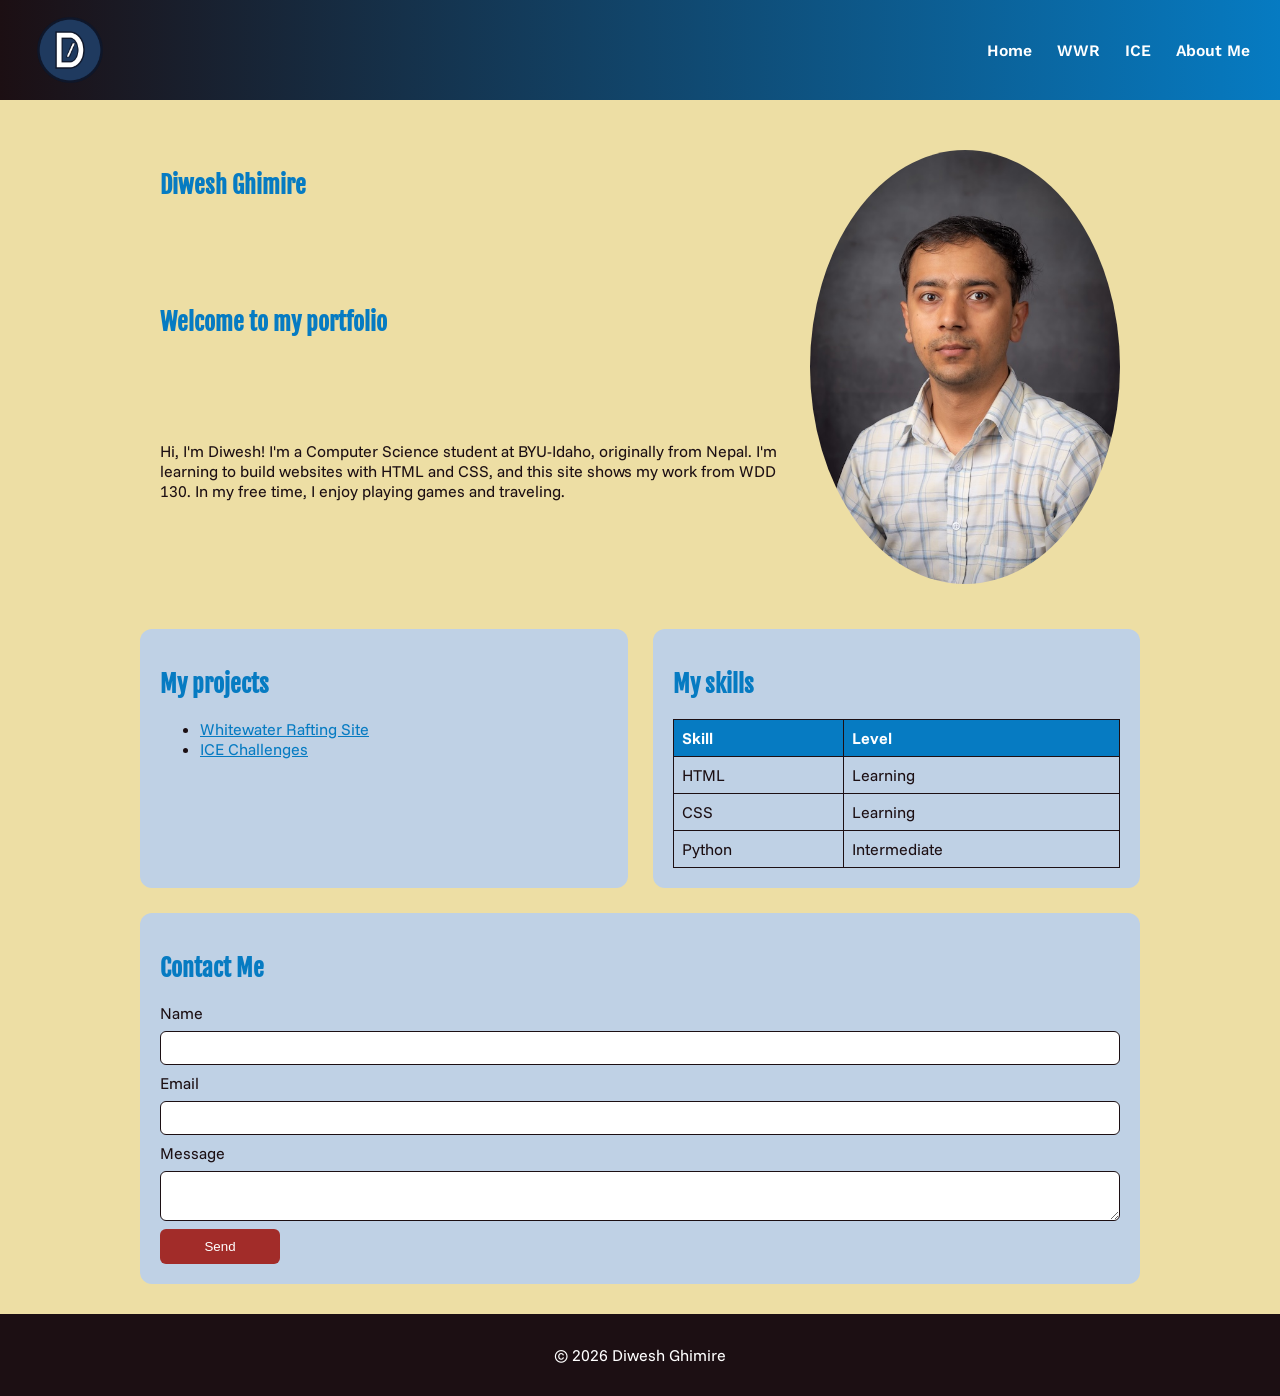
<file: index.html>
<!DOCTYPE html>
<html lang="en">
<head>
    <meta charset="UTF-8">
    <meta name="viewport" content="width=device-width, initial-scale=1.0">
    <title>Portal Page | Diwesh Ghimire</title>
    <link rel="stylesheet" href="styles/styles.css">
</head>
<body >
    <header>
        <img src="images/diweshlogo.png" alt="Diwesh Ghimire Logo">
        <nav>
            <ul>
                <li><a href="index.html">Home</a></li>
                <li><a href="wwr/index.html">WWR</a></li>
                <li><a href="ice.html">ICE</a></li>
                <li><a href="about.html">About Me</a></li>
            </ul>
        </nav>
    </header>
    <main>
        <section class="intro">
        <h1>Diwesh Ghimire</h1>
        <h2>Welcome to my portfolio</h2>
        <p>Hi, I'm Diwesh! I'm a Computer Science student at BYU-Idaho, originally from Nepal. I'm learning to build websites with HTML and CSS, and this site shows my work from WDD 130. In my free time, I enjoy playing games and traveling.</p>
        <img src="images/diweshprofile.jpg" alt="Diwesh Ghimire profile photo">
        </section>

        <section>
            <h2>My projects</h2>
            <ul>
            <li><a href="wwr/index.html">Whitewater Rafting Site</a></li>
            <li><a href="ice.html">ICE Challenges</a></li>
            </ul>
        </section>

        <section>
            <h2>My skills</h2>
            <table>
                <thead>
                    <tr>
                        <th>Skill</th>
                        <th>Level</th>
                    </tr>
                </thead>
                <tbody>
                    <tr>
                        <td>HTML</td>
                        <td>Learning</td>
                    </tr>
                    <tr>
                    <td>CSS</td>
                    <td>Learning</td>
                </tr>
                <tr>
                    <td>Python</td>
                    <td>Intermediate</td>
                </tr>
                </tbody>

        
            </table>
        </section>
        <section class="contact">
        <h2>Contact Me</h2>
        <form>
            <label for ="name">Name</label>
            <input type="text" id="name" name="name">

            <label for ="email">Email</label>
            <input type="email" id="email" name="email">

            <label for="message">Message</label>
            <textarea id="message" name="message"></textarea>

            <button type="submit">  Send</button>


        </form>
        </section>
    </main>
    <footer>
        <p>&copy; 2026 Diwesh Ghimire</p>
        
    </footer>
</body>
</html>
</file>
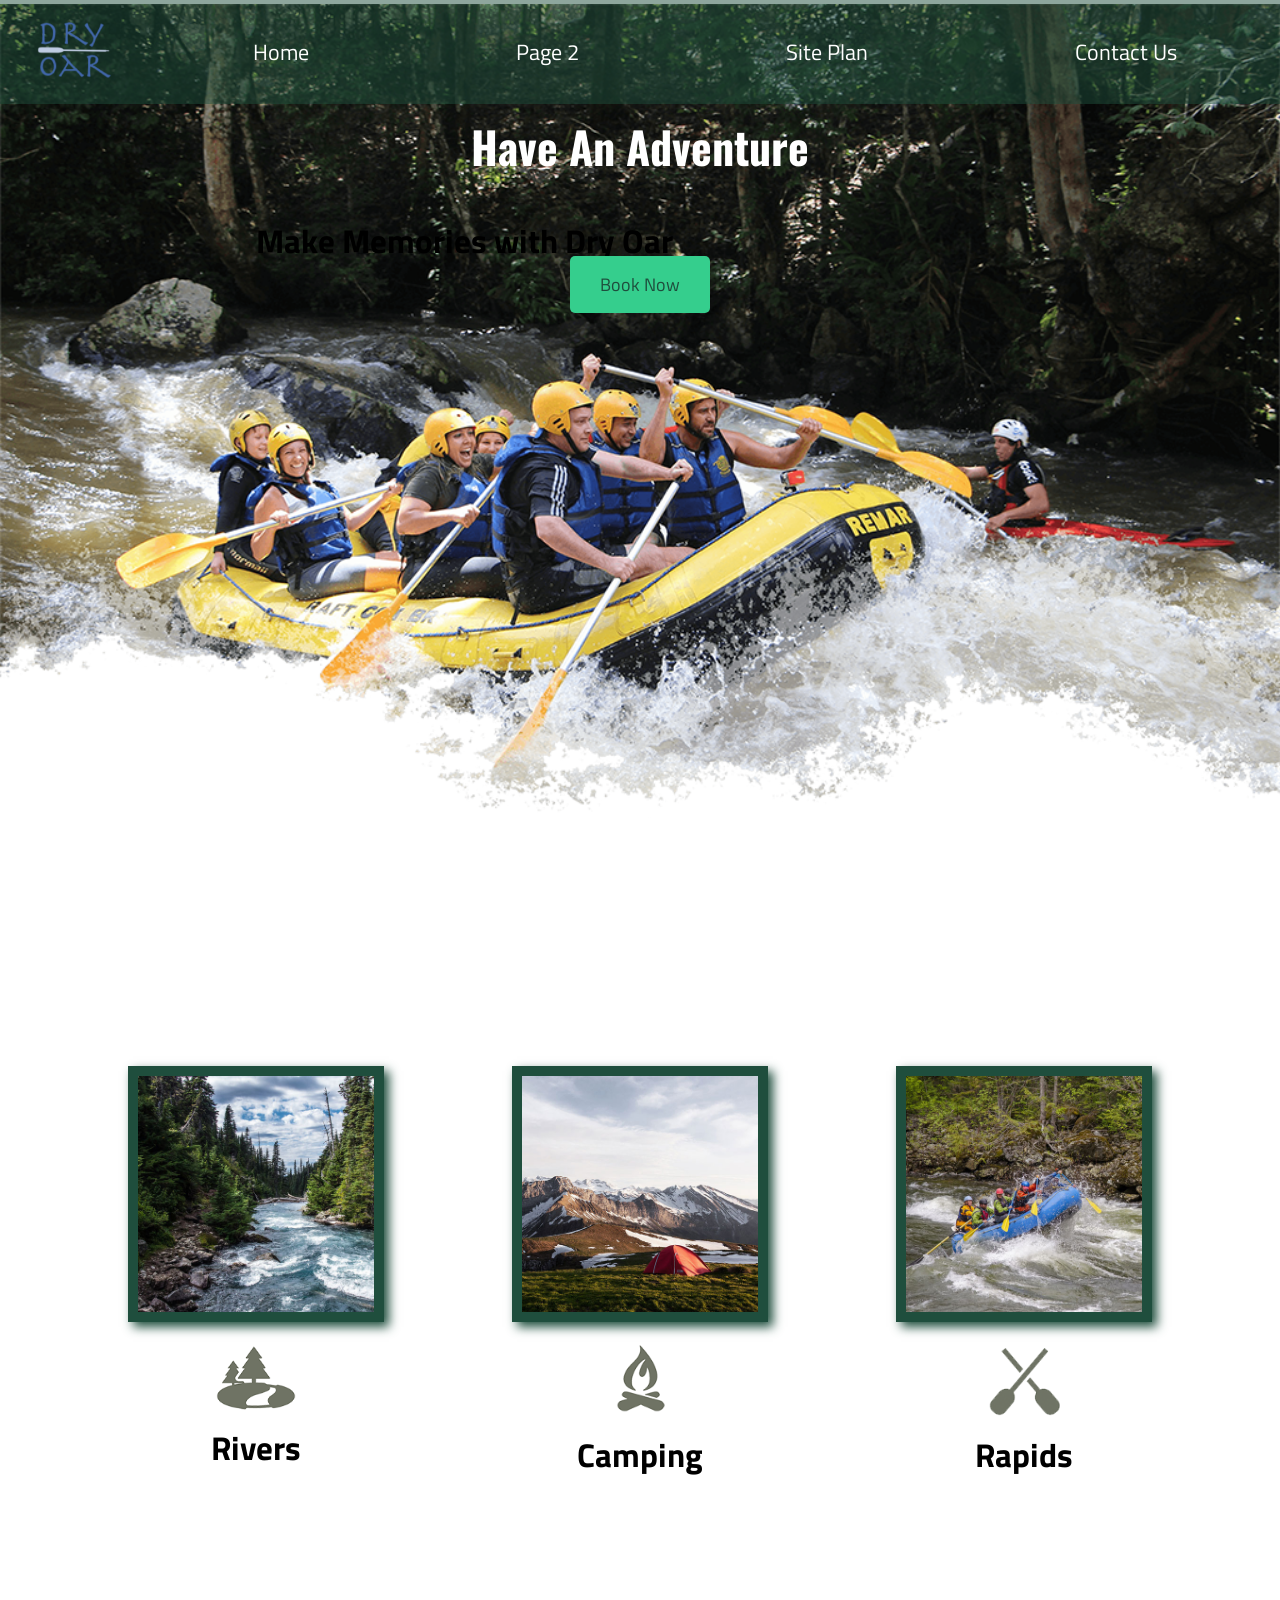
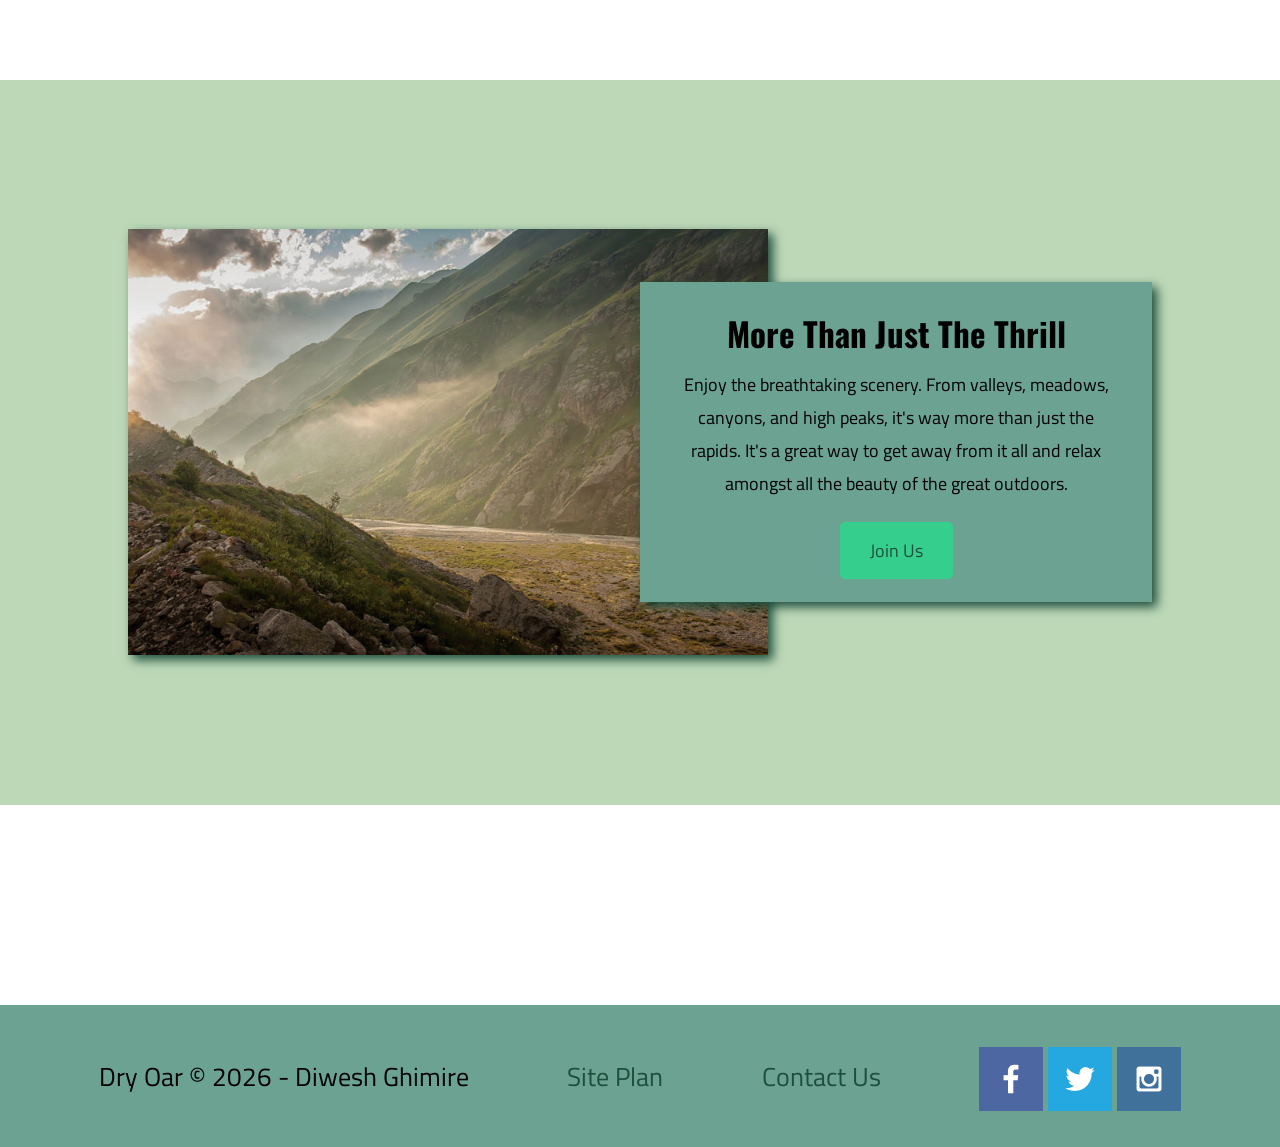
<file: wwr/index.html>
<!DOCTYPE html>
<html lang="en">
<head>
    <meta charset="UTF-8">
    <meta name="viewport" content="width=device-width, initial-scale=1.0">
    <title>Whitewater Rafting Vacations | Dry Oar Boating | Home</title>
    <link rel="stylesheet" href="styles/style.css">
</head>
<body>
    <div id="content">
    <header>
        <a id="logo_link" href="index.html">
            <img class="logo" src="images/dryoarlogo.png" alt="Dry Oar Logo">
        </a>
        <nav>
            <a href="index.html">Home</a>
            <a href="#">Page 2</a>
            <a href="site-plan-rafting.html">Site Plan</a>
            <a href="contactus.html">Contact Us</a>
        </nav>
    </header>
    <div id="hero">
        <div id="hero-box">
            <img id="hero-img" src="images/hero.png" alt="People enjoying white water rafting">
        </div>
        <section id="hero-msg">
            <h1 class="home-title">Have An Adventure</h1>
            <h2>Make Memories with Dry Oar</h2>
            <div class="button-box">
                <a class="book" href="contactus.html">Book Now</a>
            </div>
        </section>
    </div>
    <main class="home-grid">
        <section class="rivers-card">
            <img class="card-img" src="images/rivers.jpg" alt="river in forest">
            <img class="icon" src="images/river_icon.png" alt="river icon">
            <h2>Rivers</h2>
        </section>
        <section class="camping-card">
            <img class="card-img" src="images/camping.jpg" alt="tent in mountains">
            <img class="icon" src="images/fire_icon.png" alt="fire icon">
            <h2>Camping</h2>
        </section>
        <section class="rapids-card">
            <img class="card-img" src="images/rapids.jpg" alt="rafting boat">
            <img class="icon" src="images/oars.png" alt="oars icon">
            <h2>Rapids</h2>
        </section>
        <div id ="background"> </div>
        <img class="mountains" src="images/mountains.jpg" alt="Misty mountains">
        <section class="msg">
            <h2>More Than Just The Thrill</h2>
            <p>Enjoy the breathtaking scenery. From valleys, meadows, canyons, and high peaks, it's way more than just the rapids. It's a great way to get away from it all and relax amongst all the beauty of the great outdoors.</p>
            <a class="join" href="rivers.html">Join Us</a>
        </section>
    </main>
    <footer>
        <p>Dry Oar &copy; 2026 - Diwesh Ghimire</p>
        <p><a href="site-plan-rafting.html">Site Plan</a></p>
        <p><a href="contactus.html">Contact Us</a></p>
        <div class="social">
            <a href="https://facebook.com" target="_blank">
                <img src="images/facebook.png" alt="fb icon">
            </a>
            <a href="https://twitter.com" target="_blank">
                <img src="images/twitter.png" alt="twitter icon">
            </a>
            <a href="https://instagram.com" target="_blank">
                <img src="images/instagram.png" alt="instagram icon">
            </a>
        </div>
    </footer>
 </div>
</body>
</html>
</file>
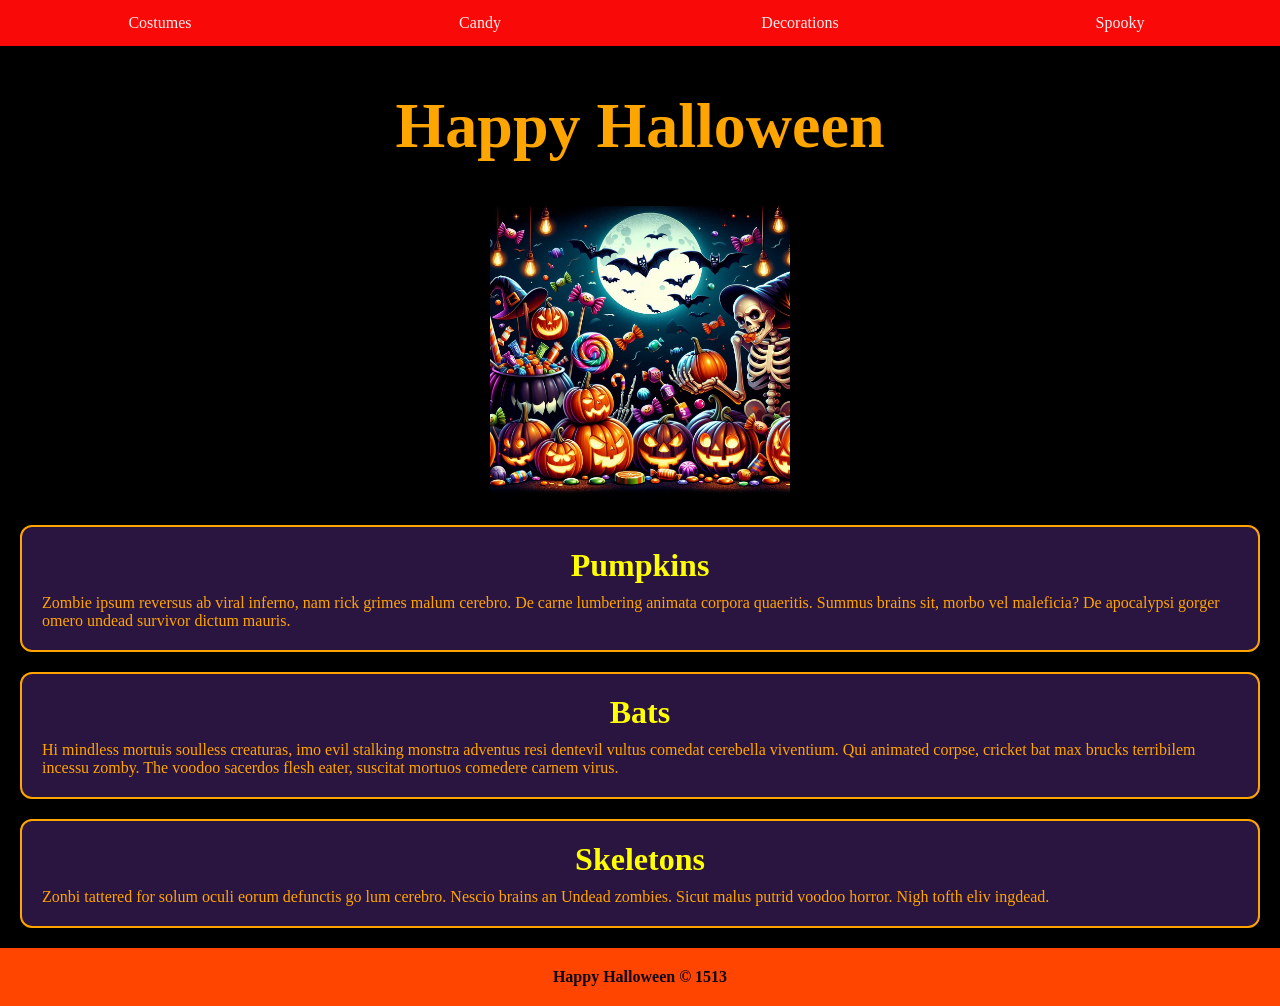
<file: ice/halloween/index.html>
<!-- For this activity you are not allowed to change
 the HTML code, only the CSS -->

<!DOCTYPE html>
<html lang="en">

<head>
    <meta charset="UTF-8">
    <meta name="viewport" content="width=device-width, initial-scale=1.0">
    <title>Document</title>
    <link rel="stylesheet" href="styles/styles.css">
</head>

<body>
    <div id="wrapper">
        <header>
            <nav>
                <ul>
                    <li>Costumes</li>
                    <li>Candy</li>
                    <li>Decorations</li>
                    <li>Spooky</li>
                </ul>
            </nav>
        </header>
        <main>
            <h1>Happy Halloween</h1>
            <img src="images/halloween.png">
            <section>
                <h2>Pumpkins</h2>
                <p>Zombie ipsum reversus ab viral inferno, nam rick grimes
                    malum cerebro. De carne lumbering animata corpora quaeritis.
                    Summus brains sit​​, morbo vel maleficia? De apocalypsi gorger
                    omero undead survivor dictum mauris. </p>
            </section>
            <section>
                <h2>Bats</h2>
                <p>Hi mindless mortuis soulless
                    creaturas, imo evil stalking monstra adventus resi dentevil vultus
                    comedat cerebella viventium. Qui animated corpse, cricket bat max
                    brucks terribilem incessu zomby. The voodoo sacerdos flesh eater,
                    suscitat mortuos comedere carnem virus.</p>
            </section>
            <section>
                <h2>Skeletons</h2>
                <p>Zonbi tattered for solum oculi
                    eorum defunctis go lum cerebro. Nescio brains an Undead zombies. Sicut
                    malus putrid voodoo horror. Nigh tofth eliv ingdead.</p>
            </section>
        </main>
        <footer>
            Happy Halloween &copy; 1513
        </footer>
    </div>
</body>

</html>
</file>
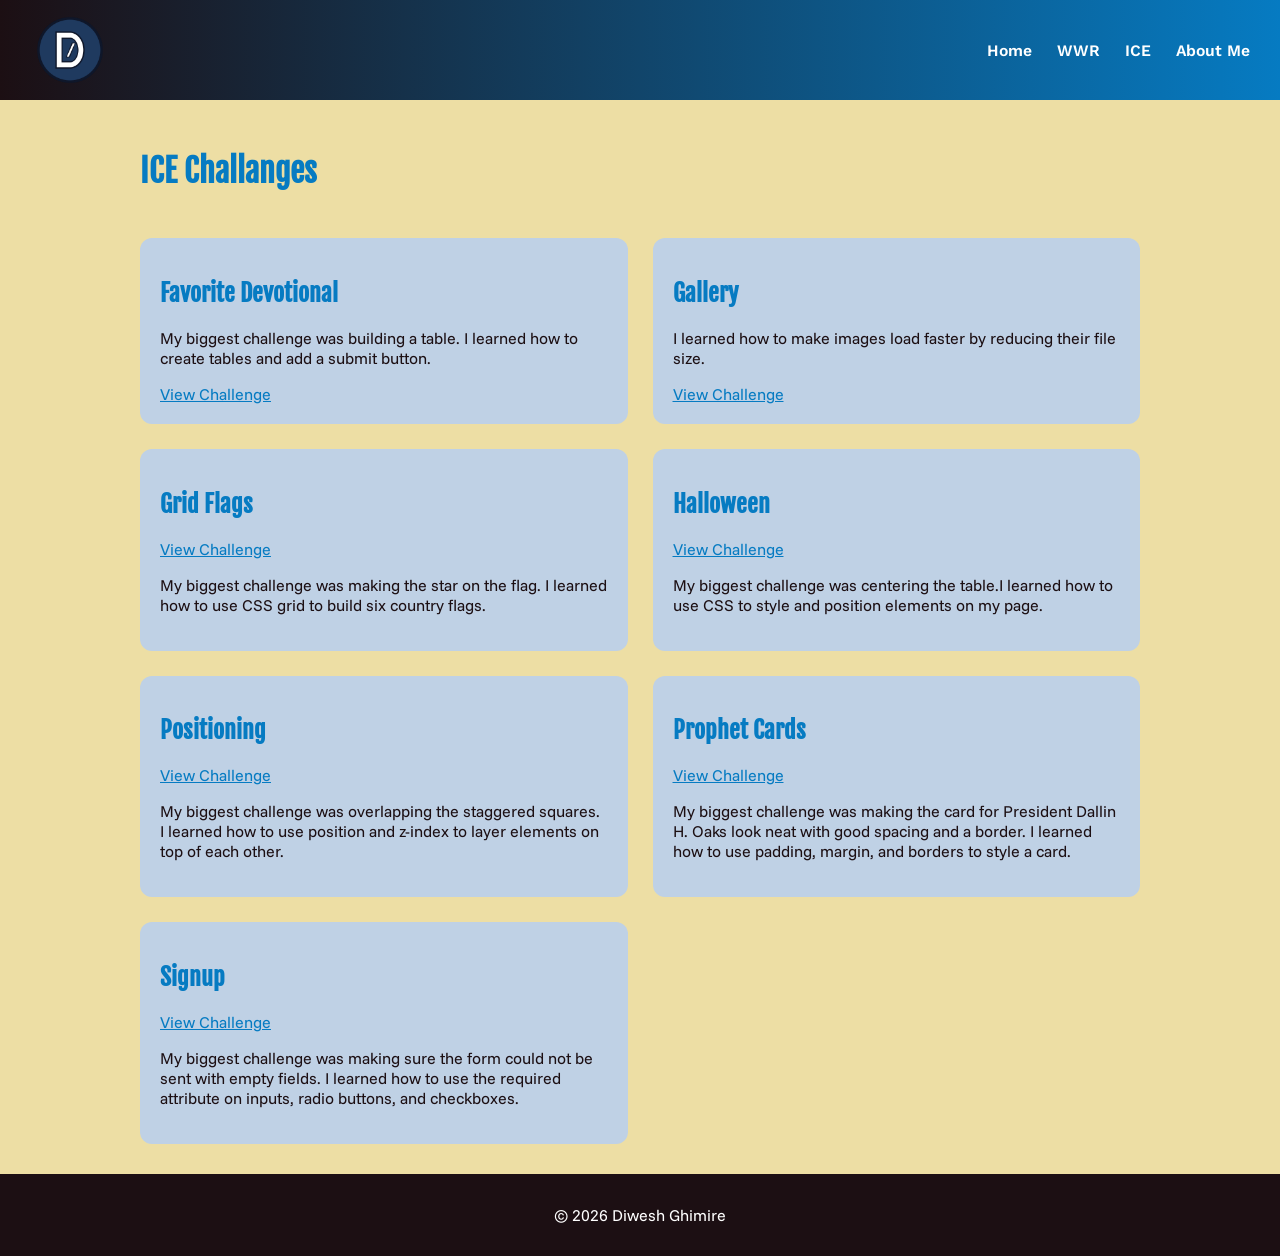
<file: ice.html>
<!DOCTYPE html>
<html lang="en">
<head>
    <meta charset="UTF-8">
    <meta name="viewport" content="width=device-width, initial-scale=1.0">
    <title>Ice Challanges | Diwesh Ghimire</title>
    <link rel="stylesheet" href="styles/styles.css">
</head>
<body >
    <header>
        <img src="images/diweshlogo.png" alt="Diwesh Ghimire Logo">
        <nav>
            <ul>
                <li><a href="index.html">Home</a></li>
                <li><a href="wwr/index.html">WWR</a></li>
                <li><a href="ice.html">ICE</a></li>
                <li><a href="about.html">About Me</a></li>
            </ul>
        </nav>
    </header>
    <main>
        
        <h1>ICE Challanges</h1>
        <section>
            <h2>Favorite Devotional</h2>
            <p>My biggest challenge was building a table. I learned how to create tables and add a submit button.</p>            
            <a href="ice/favorite_devo/favdevo.html" target="_blank">View Challenge</a>
        </section>
        <section>
            <h2>Gallery</h2>
            <p>I learned how to make images load faster by reducing their file size.</p>           
             <a href="ice/gallery/gallery.html" target="_blank">View Challenge</a>
        </section>
        <section>
            <h2>Grid Flags</h2>
            <a href="ice/grid_flags/flags.html" target="_blank">View Challenge</a>
            <p>My biggest challenge was making the star on the flag. I learned how to use CSS grid to build six country flags.</p>        </section>
        <section>
            <h2>Halloween</h2>
            <a href="ice/halloween/index.html" target="_blank">View Challenge</a>
            <p>My biggest challenge was centering the table.I learned how to use CSS to style and position elements on my page.</p>
        </section>
        <section>
            <h2>Positioning</h2>
            <a href="ice/positioning/positioning.html" target="_blank">View Challenge</a>
            <p>My biggest challenge was overlapping the staggered squares. I learned how to use position and z-index to layer elements on top of each other.</p>
        </section>
        <section>
            <h2>Prophet Cards</h2>
            <a href="ice/prophet_cards/prophet_card.html" target="_blank">View Challenge</a>
            <p>My biggest challenge was making the card for President Dallin H. Oaks look neat with good spacing and a border. I learned how to use padding, margin, and borders to style a card.</p>

        </section>
        <section>
            <h2>Signup</h2>
            <a href="ice/signup/signup.html" target="_blank">View Challenge</a>
            <p>My biggest challenge was making sure the form could not be sent with empty fields. I learned how to use the required attribute on inputs, radio buttons, and checkboxes.</p>

        </section>
    </main>
    <footer>
        <p>&copy; 2026 Diwesh Ghimire</p>
        
    </footer>
</body>
</html>
</file>
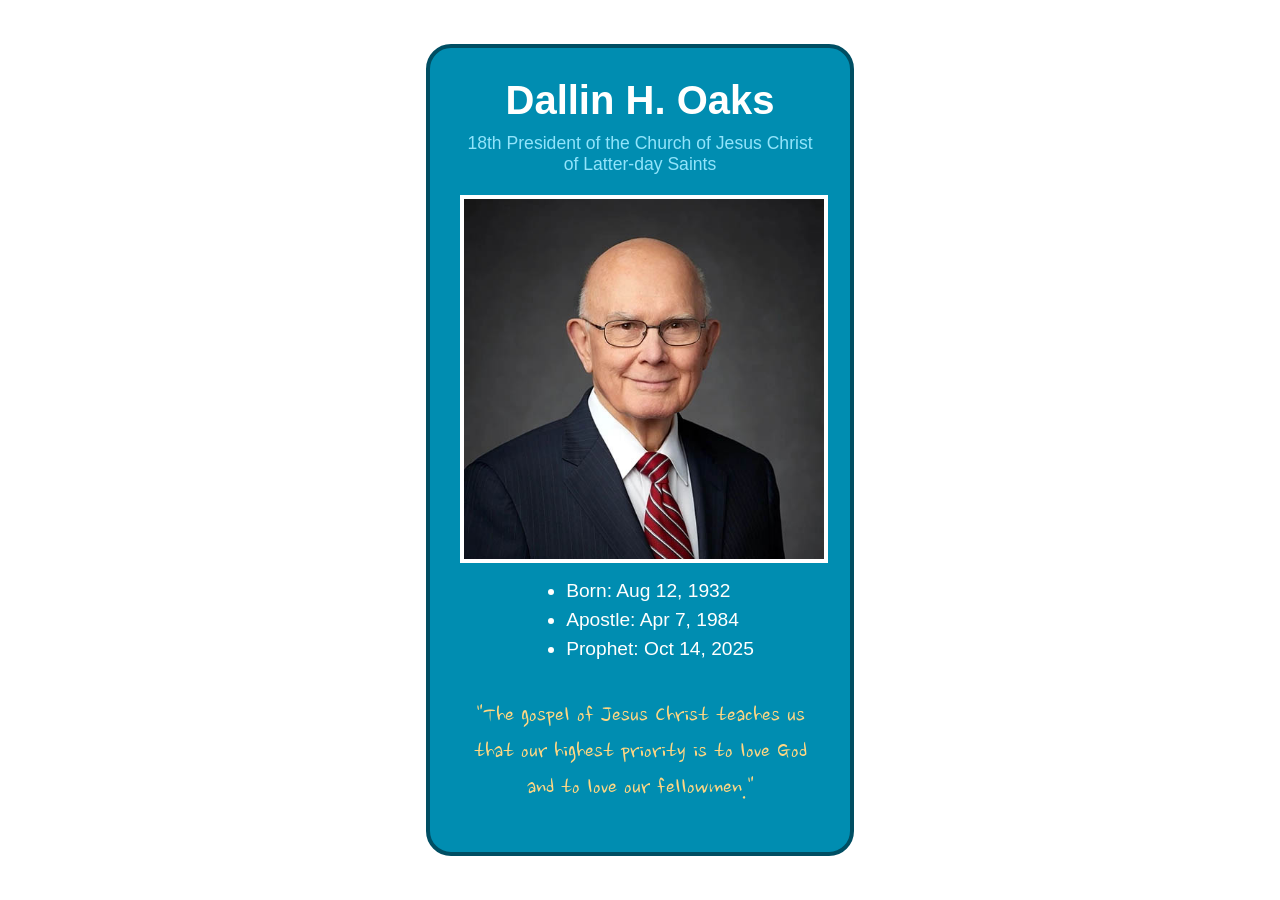
<file: prophet_cards/prophet_card.html>
<!DOCTYPE html>
<html lang="en">
<head>
    <meta charset="UTF-8">
    <meta name="viewport" content="width=device-width, initial-scale=1.0">
    <title>Prophet Card| Dallin H. Oaks</title>
    <link href="https://fonts.googleapis.com/css2?family=Nanum+Brush+Script&display=swap" rel="stylesheet">
<style>
    body{
        background: color #ffecd7;
        display: flex;
        justify-content: center;
        align-items: center;
        min-height: 100vh;
        margin: 0;
    }
    .card{
        background-color: #008DB1;
      border: 4px solid #004E63;
      border-radius: 25px;
      width: 360px;
      padding: 20px 30px;
      text-align: center;
      font-family: Helvetica, Arial, sans-serif; 
    }
    h1{
        color: #FFFFFE;
        font-size: 2.5rem;
        margin:10px 0;
    }
    .subtitle{
        color:#91E4FB;
        text-decoration: none;
        font-size: 1.1rem;
    }
    img{
        width:100%;
        border:4px solid white;
        margin-top:20px;
    }
    ul {
      color: #FFFFFE;
      font-size: 1.2rem;
      display: inline-block;
      text-align: left;
      margin: 10px 0;
      line-height: 1.5;
    }
    .quote{
        color: #ffd783;
        font-family: "Brush Script MT", "Nanum Brush Script", cursive;
        font-size: 1.6rem;
        line-height:1.4;
    }
</style>
</head>
<body>
    <div class="card">
    <h1>Dallin H. Oaks</h1>
    <a class="subtitle" href="https://www.churchofjesuschrist.org">
        18th President of the Church of Jesus Christ of Latter-day Saints
    </a>
    <img src="images/image.jpg" alt="Portrait of Dallin H. Oaks">
    <ul>
        <li>Born: Aug 12, 1932</li>
        <li>Apostle: Apr 7, 1984</li>
        <li>Prophet: Oct 14, 2025</li>
      </ul>
      <p class="quote">"The gospel of Jesus Christ teaches us that our highest priority is to love God and to love our fellowmen."</p>
    </div>
  </body>
  </html>
</file>
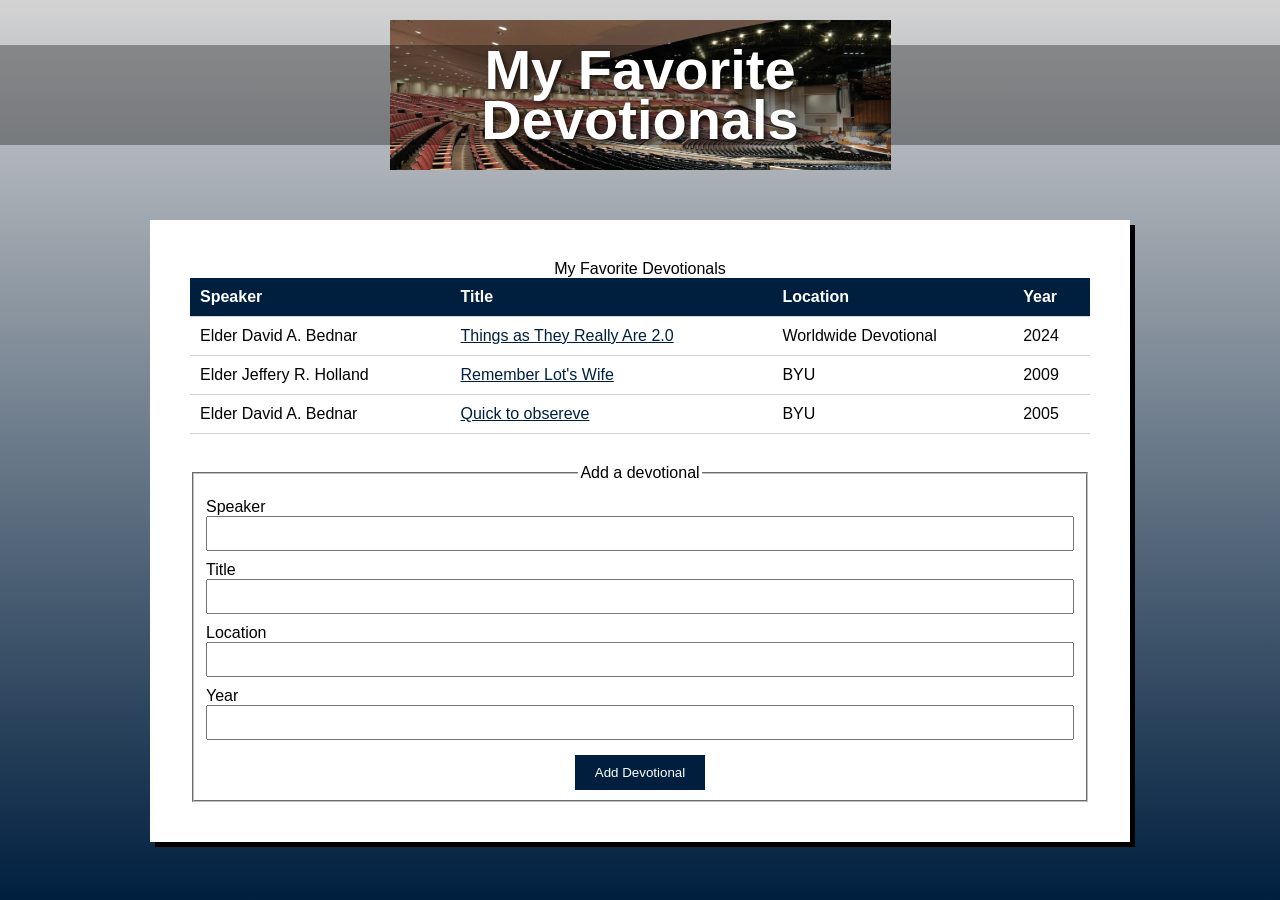
<file: ice/favorite_devo/favdevo.html>
<!DOCTYPE html>
<html lang="en">
<head>
  <meta charset="UTF-8" />
  <meta name="viewport" content="width=device-width, initial-scale=1.0"/>
  <title>My Favorite Devotionals</title>
  <link rel="stylesheet" href="styles/styles.css" />
</head>
<body>
  <div class="container">
    <header class="header">
      <div class="header-image">
        <h1>My Favorite<br>Devotionals</h1>
      </div>
    </header>
    <main>
      <div class="content-box">
         
         <table>
          <caption> My Favorite Devotionals</caption>
          <thead>
          <tr>
          <th>Speaker</th>
          <th>Title</th>
          <th>Location</th>
          <th>Year</th>
         </tr>
        </thead>
        <tbody>
          <tr>
            <td>Elder David A. Bednar</td>
            <td><a href="https://www.churchofjesuschrist.org/study/broadcasts/worldwide-devotional-for-young-adults/2024/11/13bednar?lang=eng" target="_blank">Things as They Really Are 2.0</a></td>
            <td>Worldwide Devotional</td>
            <td>2024</td>
          </tr>
          <tr>
            <td>Elder Jeffery R. Holland</td>
            <td><a href="https://video.byui.edu/media/t/1_k24wi9sn"  target="_blank">Remember Lot's Wife</a></td>
            <td>BYU</td>
            <td>2009</td>
          </tr>
          <tr>
          <td>Elder David A. Bednar</td>
          <td> <a href ="https://speeches.byu.edu/talks/david-a-bednar/quick-observe/" target="blank">Quick to obsereve</a></td>
          <td>BYU</td>
          <td>2005</td>
        </tr>
        </tbody>  



         </table>

         <form>
          <fieldset>
            <legend>Add a devotional</legend>
            <label for ="speaker">Speaker</label>
            <input type = "text" id ="speaker" name ="speaker">

            <label for="title">Title</label>
            <input type="text" id="title" name="title" >
        
            <label for="location">Location</label>
            <input type="text" id="location" name="location" >
        
            <label for="year">Year</label>
            <input type="text" id="year" name="year">
        
            <button type="submit">Add Devotional</button>
            
          </fieldset>
         </form>
      </div>
    </main>
  </div>
</body>
</html>
</file>
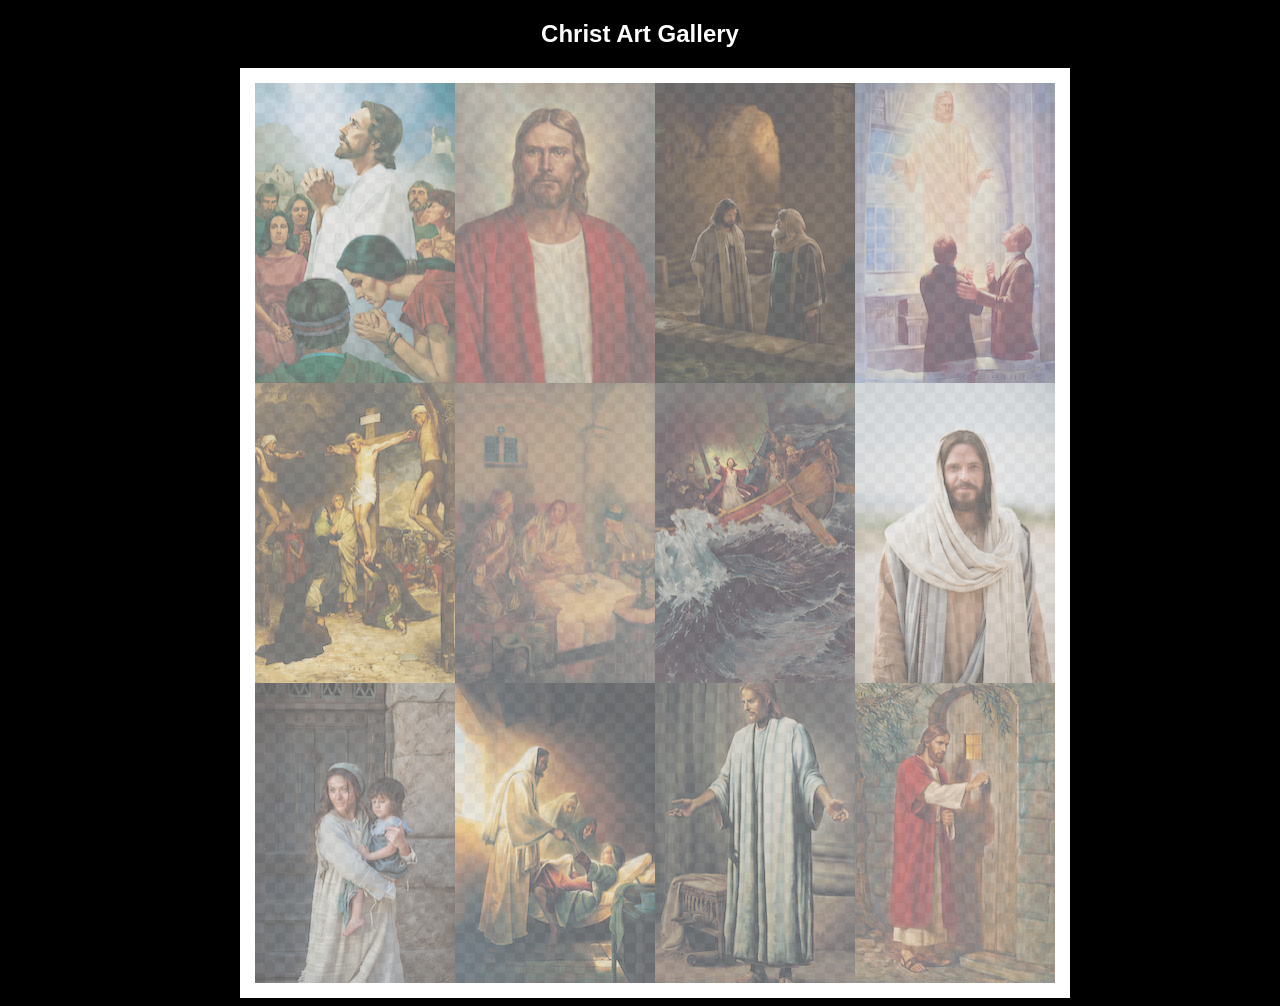
<file: ice/gallery/gallery.html>
<!DOCTYPE html>
<html lang="en">
<head>
    <meta charset="UTF-8">
    <meta name="viewport" content="width=device-width, initial-scale=1.0">
    <title>Images of Christ</title>
    <style>
        body {
            background: black;
        }
        #wrapper{
            width: 800px;
            margin: 0 auto;
        }
        nav {
            color: white;
            text-align: center;
            font-family: Haettenschweiler, 'Arial Narrow Bold', sans-serif;
        }
        #gallery{
            display: grid;
            grid-template-columns: 200px 200px 200px 200px;
            border: 15px solid rgb(255, 255, 255);
            width: 100%;
            background-color: #ddd;
            background-image:
                linear-gradient(45deg, #ccc 26%, transparent 26%), 
                linear-gradient(135deg, #ccc 26%, transparent 26%),
                linear-gradient(45deg, transparent 75%, #ccc 75%),
                linear-gradient(135deg, transparent 75%, #ccc 75%);
            background-size: 20px 20px; /* Must be a square */
            background-position: 0 0, 10px 0, 10px -10px, 0px 10px; 
            
        }
        #gallery a {
            cursor: url('images/christus.png'), pointer;
        }
        #gallery img {
            width: 200px;
            height: 300px;
            opacity:50%;
            display:block;
        }
        #gallery img:hover{
            opacity: 100%;
        }
    </style>
</head>
<body>
    <div id="wrapper">
        <nav>
            <h1>Christ Art Gallery</h1>
        </nav>
        <main>
            <div id="gallery">
                <a href="images/big/img1.png"><img src="images/small/img1.png" alt="huge file size" ></a>
                <a href="images/big/img2.png"><img src="images/small/img2.png" alt="huge file size" ></a>
                <a href="images/big/img3.png"><img src="images/small/img3.png" alt="huge file size" ></a>
                <a href="images/big/img4.png"><img src="images/small/img4.png" alt="huge file size" ></a>
                <a href="images/big/img5.png"><img src="images/small/img5.png" alt="huge file size" ></a>
                <a href="images/big/img6.png"><img src="images/small/img6.png" alt="huge file size" ></a>
                <a href="images/big/img7.png"><img src="images/small/img7.png" alt="huge file size" ></a>
                <a href="images/big/img8.png"><img src="images/small/img8.png" alt="huge file size" ></a>
                <a href="images/big/img9.png"><img src="images/small/img9.png" alt="huge file size" ></a>
                <a href="images/big/img10.png"><img src="images/small/img10.png" alt="huge file size" ></a>
                <a href="images/big/img11.png"><img src="images/small/img11.png" alt="huge file size" ></a>
                <a href="images/big/img12.png"><img src="images/small/img12.png" alt="huge file size" ></a>
            </div>
        </main>
    </div>
</body>
</html>
</file>
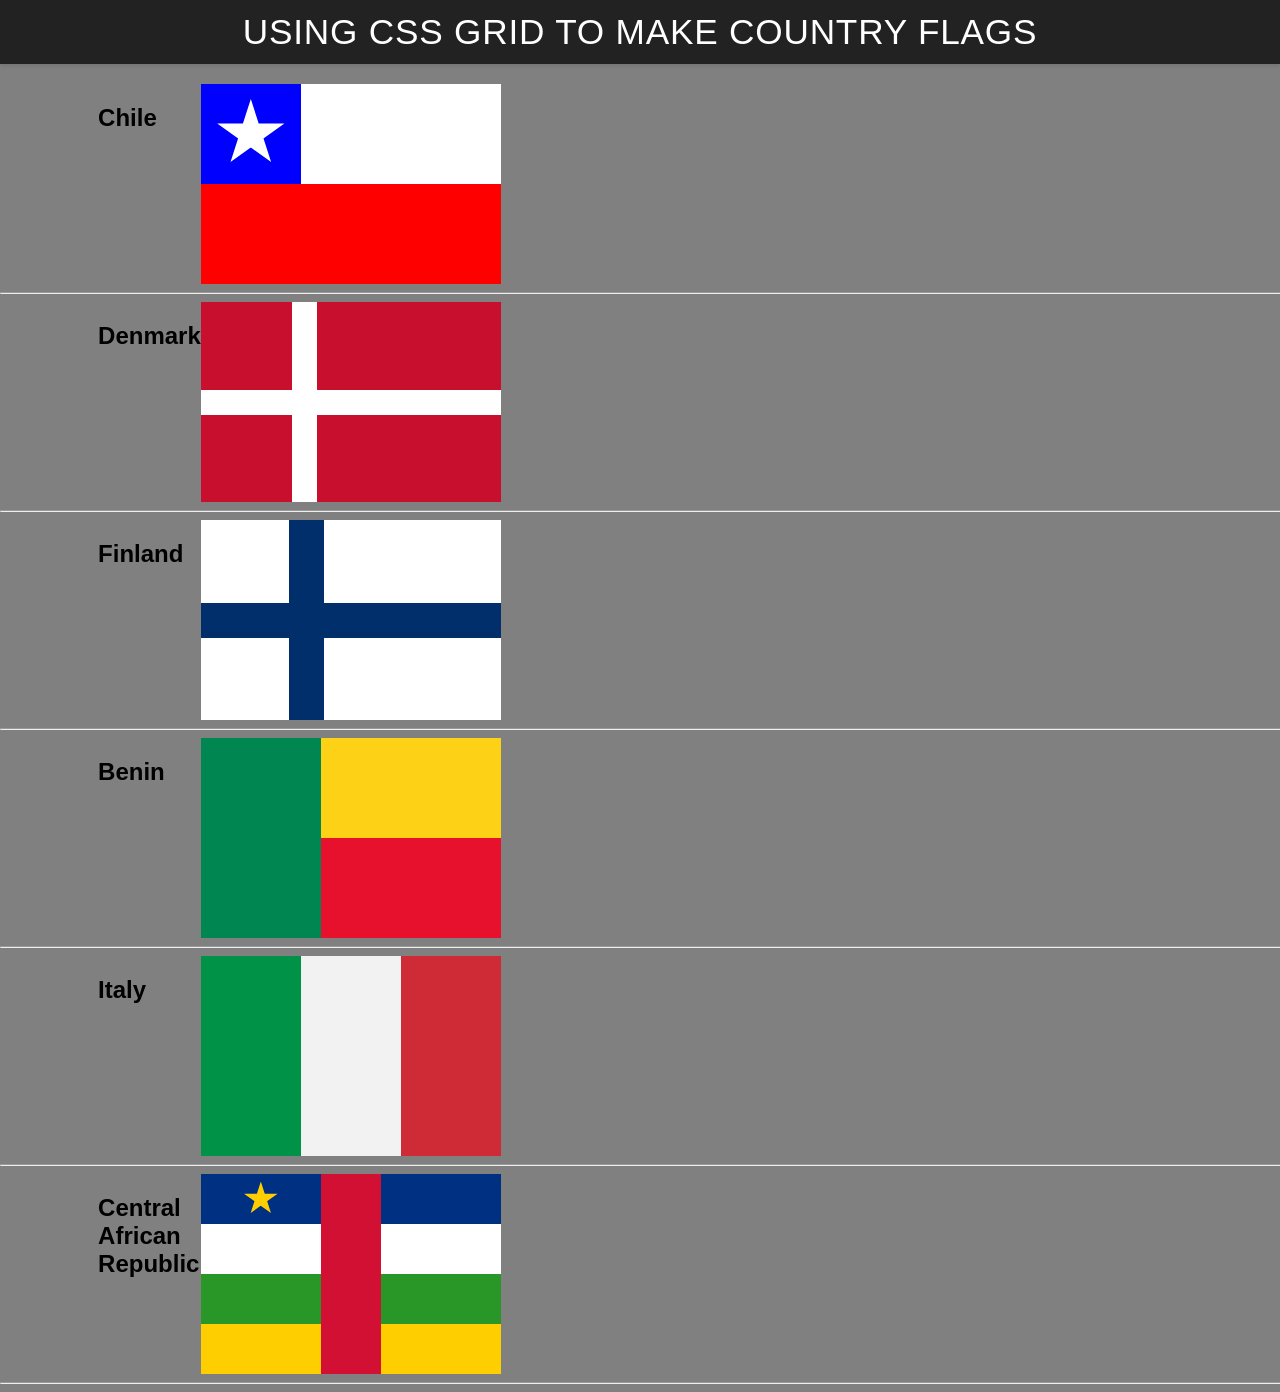
<file: ice/grid_flags/flags.html>
<!DOCTYPE html>
<html lang="en">

<head>
    <meta charset="UTF-8">
    <meta name="viewport" content="width=device-width, initial-scale=1.0">
    <title>Flag</title>
    <style>
        body {
            margin: 0;
            font-family: 'Helvetica Neue', sans-serif;
            background-color: gray;
        }

        header {
            background-color: #222;
            color: #fff;
            padding: 0.75rem 1.5rem;
            display: flex;
            align-items: center;
            justify-content: center;
            font-size: 1.1rem;
            letter-spacing: 0.05rem;
            text-transform: uppercase;
            box-shadow: 0 2px 4px rgba(0, 0, 0, 0.1);
        }

        header h1 {
            margin: 0;
            font-weight: 400;
        }
        main {
            display: grid;
            grid-template-columns: .1fr .1fr 1fr .1fr;
            margin-top: 20px;
        }
        hr {
            width: 100%;
            grid-column: 1 / 5;
        }
        h2 {
            grid-column: 2/3;
        }

        #blue {
            background: blue;
            grid-column: 1 / 2;
            display: grid;
            align-items: center;
            justify-items: center;
        }

        #white {
            background: white;
            grid-column: 2 / 4;
        }

        #red {
            background: red;
            grid-column: 1 / 4;
        }

        #chile {
            display: grid;
            grid-template-columns: 1fr 1fr 1fr;
            grid-template-rows: 1fr 1fr;
            height: 200px;
            width: 300px;
        }

        .star {
            width: 70px;
            aspect-ratio: 1;
            background: white;
            clip-path: polygon(50% 0, 79% 90%, 2% 35%, 98% 35%, 21% 90%);
        }

        #denmark{
            display:grid;
            grid-template-columns: 1fr 2fr;
            grid-template-rows: 1fr 1fr;
            gap:25px;
            background-color: white;
            width: 300px;
            height: 200px;
            
        }
        #dred1,#dred2,#dred3,#dred4{
            background-color: #c8102e;
        }

        #finland{
            display: grid;
            grid-template-columns: 1fr 2fr;
            gap: 35px;
            background-color: #002f6c;
            width:300px;
            height:200px;
            grid-template-rows: 1fr 1fr;
        }
        #fwhite1,#fwhite2,#fwhite3,#fwhite4{
            background-color: white;
        }
        
        #benin{
            display:grid;
            grid-template-columns: 2fr 3fr;
            grid-template-rows: 1fr 1fr;
            width:300px;
            height:200px;
        }
        #bgreen{
            background-color: #008751;
            grid-row: 1 / 3;
            
        }
        #byellow{
            background-color: #fcd116;
        }
        #bred{
            background-color: #e8112d;
        }
        #italy{
            display: grid;
            grid-template-columns: 1fr 1fr 1fr;
            width: 300px;
            height: 200px;
        }
        #igreen{
            background-color: #009246;
        }
        #iwhite{
            background-color: #f1f2f1;
        }
        #ired{
            background-color: #ce2b37;
        }

        #car{
            display: grid;
            grid-template-columns: 2fr 1fr 2fr;
            grid-template-rows: 1fr 1fr 1fr 1fr;
            width:300px;
            height:200px;

        }
        #cblue{
            background-color: #003082;
            grid-column: 1/4;
            grid-row: 1/2;
        }
        #cwhite{
            background-color: white;
            grid-column: 1/4;
            grid-row: 2/3;
        }
        #cgreen{
            background-color:#289728 ;
            grid-column: 1/4;
            grid-row: 3/4;
        }
        #cyellow{
            background-color: #ffce00;
            grid-column: 1/4;
            grid-row: 4/5;
        }
        #cred{
            background-color: #d21034;
            grid-column: 2/3;
            grid-row:1/5;
        }
        #cstar{
            background: #ffce00;
            width: 35px;
            grid-column: 1/2;
            grid-row: 1/2;
            justify-self: center;
            align-self: center;
        }


    </style>
</head>

<body>
    <header>
        <h1>Using CSS Grid to make Country Flags</h1>
    </header>
    <main>
        <h2>Chile</h2>
        <div id="chile">
            <div id="blue">
                <div class="star"></div>
            </div>
            <div id="white"></div>
            <div id="red"></div>
        </div>
        <hr>

        <h2>Denmark</h2>
        <div id="denmark">
            <div id="dred1"></div>
            <div id="dred2"></div>
            <div id="dred3"></div>
            <div id="dred4"></div>
        </div>
        <hr>

        <h2>Finland</h2>
        <div id="finland">
            <div id="fwhite1"></div>
            <div id="fwhite2"></div>
            <div id="fwhite3"></div>
            <div id="fwhite4"></div>
        </div>
        <hr>

        <h2>Benin</h2>
        <div id="benin">
            <div id="bgreen"></div>
            <div id="byellow"></div>
            <div id="bred"></div>
        </div>
        <hr>

        <h2>Italy</h2>
        <div id="italy">
            <div id="igreen"></div>
            <div id="iwhite"></div>
            <div id="ired"></div>
        </div>
        <hr>
        <h2>Central African Republic</h2>
        <div id="car">
            <div id="cblue"></div>
            <div id="cwhite"></div>
            <div id="cyellow"></div>
            <div id="cgreen"></div>
            <div id="cred"></div>
            <div class="star" id="cstar"></div>  
        </div>
        <hr>
    </main>
</body>

</html>
</file>
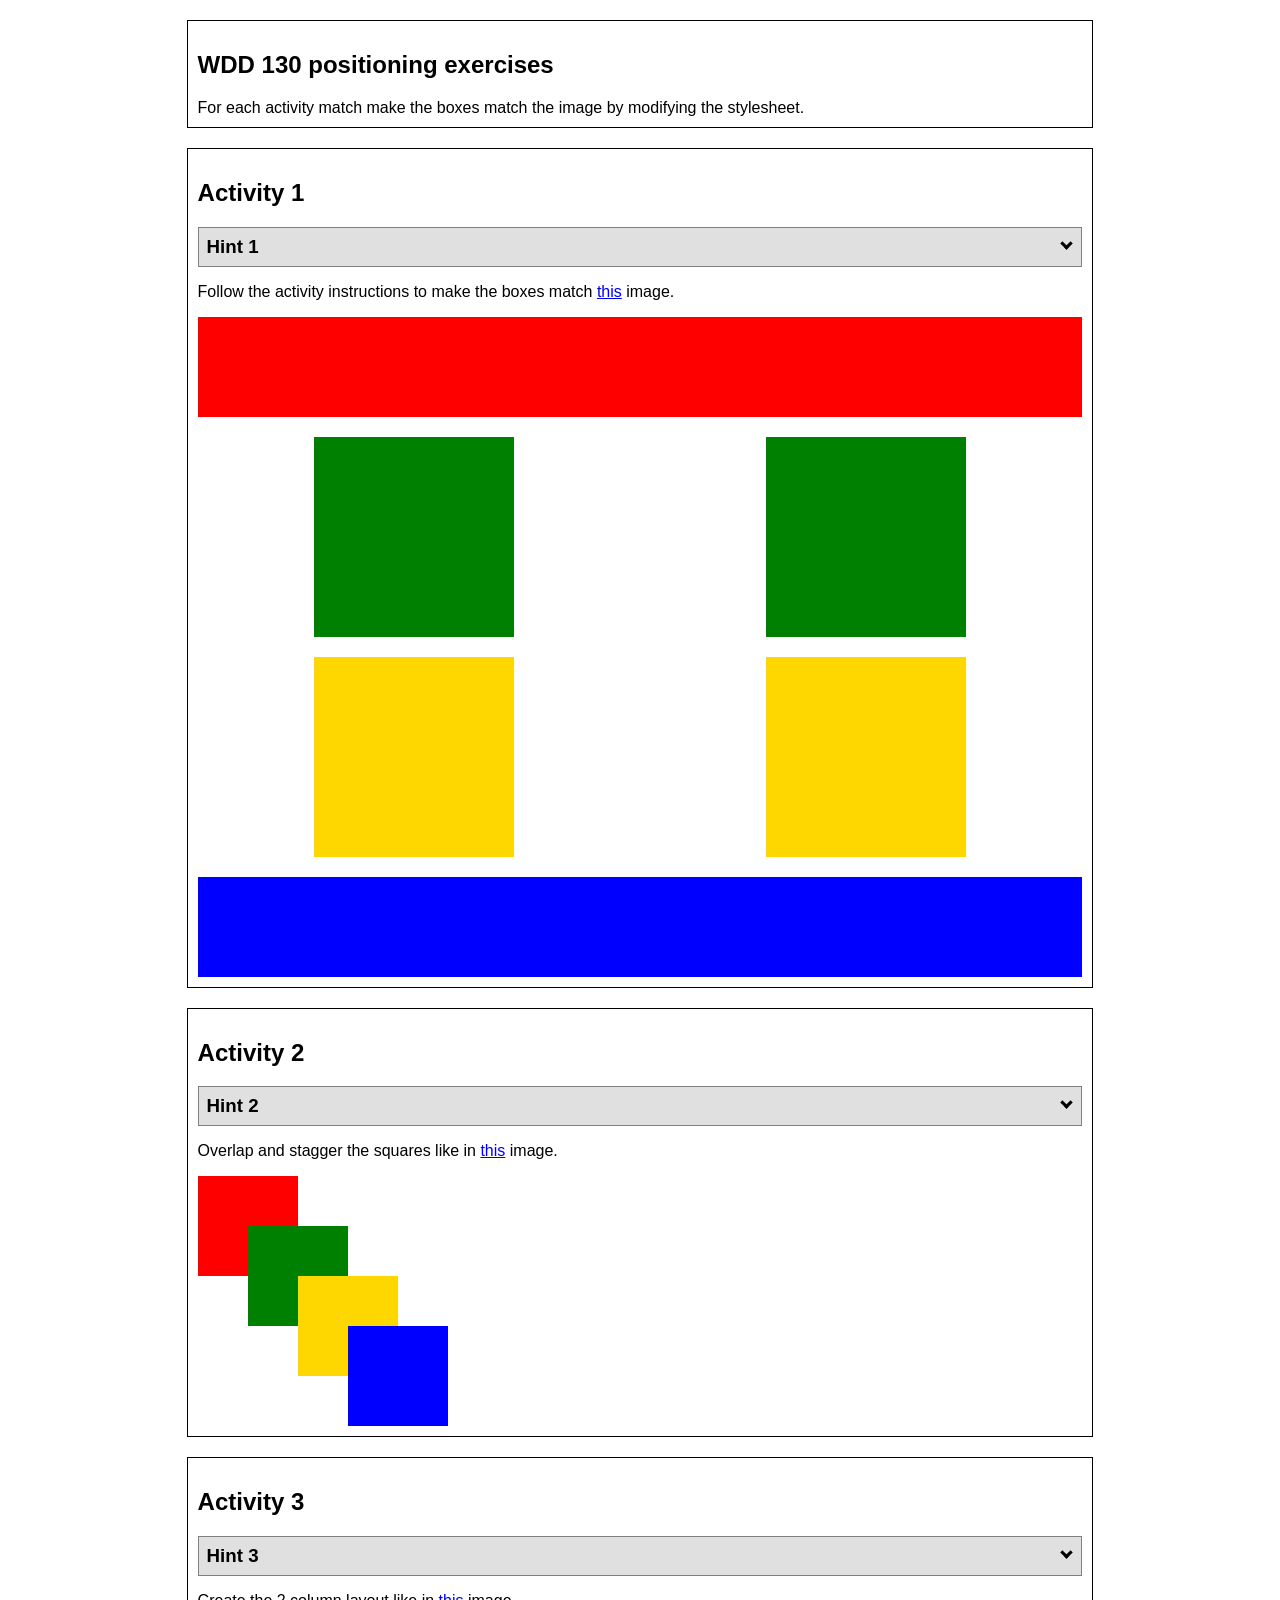
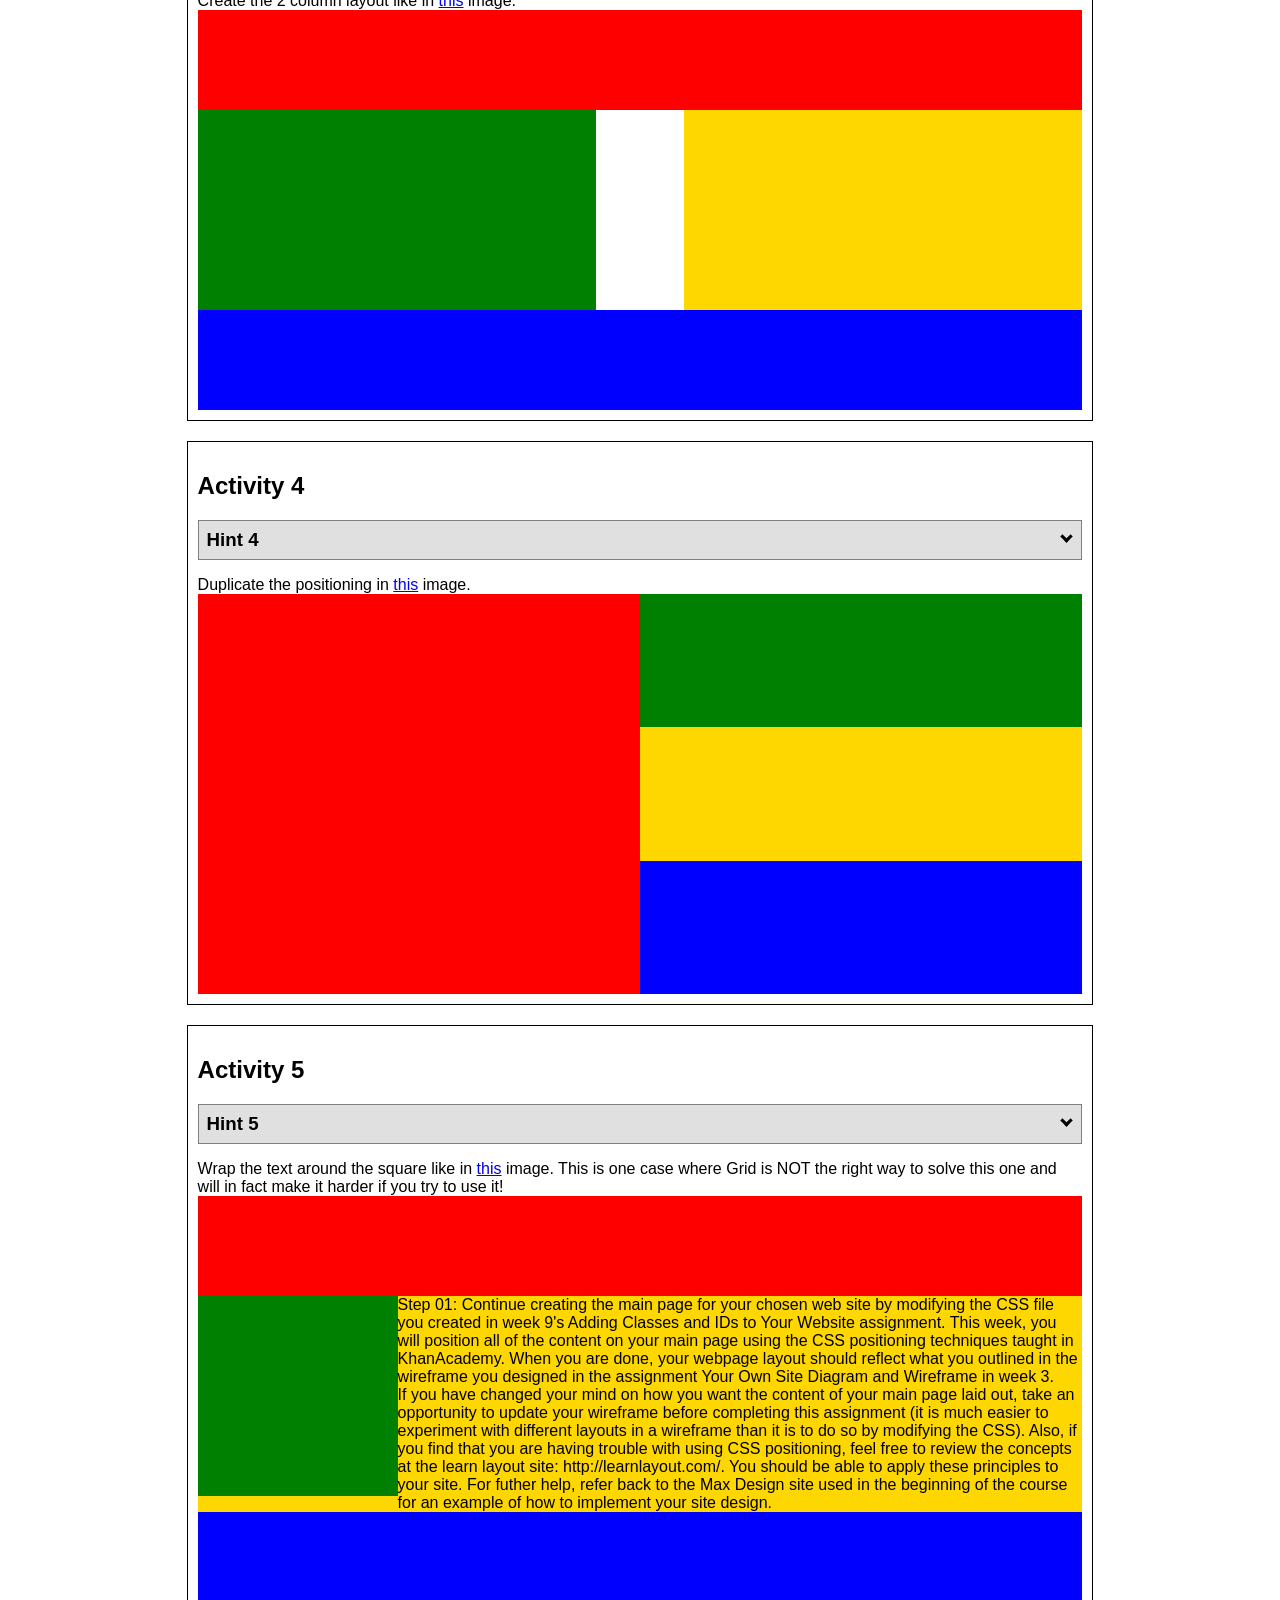
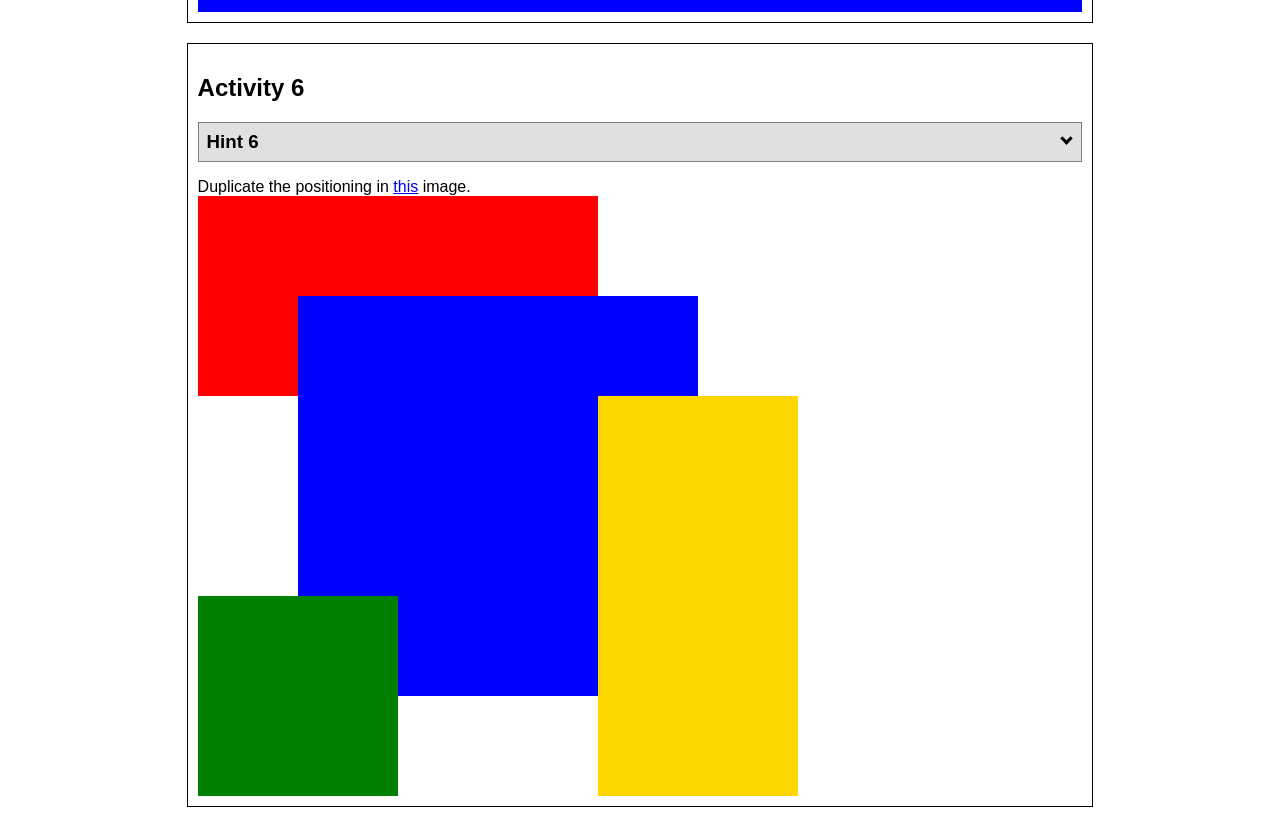
<file: ice/positioning/positioning.html>
<!DOCTYPE html>
<html lang="en">
  <head>
    <!-- HTML - Name: positioning.html -->
    <title>Positioning Activity</title>
    <link rel="stylesheet" type="text/css" href="positionstyles.css" />
  </head>
  <body>
    <div class="activity">
      <h2>WDD 130 positioning exercises</h2>
      For each activity match make the boxes match the image by modifying the stylesheet.</div>
    <div class="activity">
      <h2>Activity 1</h2>
      <section class="hint"><input type="checkbox" ><i></i> <h3>Hint 1</h3><div><p>Use the activity instructions for the firt activity</a></p></div></section>
      <p>Follow the activity instructions to make the boxes match  <a href="images/example1.png" target="_blank">this</a> image.</p>
      <div class="content1" >
        <div class="red1" ></div>
        <div class="green1" ></div>
        <div class="green1" ></div>
        <div class="yellow1"></div>
        <div class="yellow1"></div>
        <div class="blue1"></div>
      </div>
    </div>
    <div class="activity">
      <h2>Activity 2</h2>
      <section class="hint"><input type="checkbox" > <h3>Hint 2</h3><i></i><div>
      <ul>
      <li>grid-template-columns: 50px 50px 50px 50px 50px </li></ul></div></section>
      <p>Overlap and stagger the squares like in <a href="images/example2.png" target="_blank">this</a> image.</p>
      <div class="content2" >
        <div class="red2" ></div>
        <div class="green2" ></div>
        <div class="yellow2"></div>
        <div class="blue2"></div>
      </div>
    </div>
    <div class="activity">
      <h2>Activity 3</h2>
      <section class="hint"><input type="checkbox" > <h3>Hint 3</h3><i></i><div><p>This one is going to be best solved with CSS Grid. Remember to make the boxes the right width first...then start moving them around. </p><h4>Properties used:</h4><ul><li>display:grid;</li><li>grid-template-columns:</li><li>grid-column-gap:</li>
        <li>grid-column:</li>  </ul></div></section>
      Create the 2 column layout like in <a href="images/example3.png" target="_blank">this</a>  image.
      <div class="content3" >
        <div class="red3" ></div>
        <div class="green3" ></div>
        <div class="yellow3"></div>
        <div class="blue3"></div>
      </div>
    </div>
    <div class="activity">
      <h2>Activity 4</h2>
      <section class="hint"><input type="checkbox" > <h3>Hint 4</h3><i></i><div><p>For the others we have been primarily concerned with width. For this one you will need to adjust height as well. </p><h4>Properties used:</h4><ul><li>display:grid;</li><li>grid-template-columns:</li><li>grid-row:</li></ul></div></section>
      Duplicate the positioning in <a href="images/example4.png" target="_blank">this</a> image. 
      <div class="content4" >
        <div class="red4" ></div>
        <div class="green4" ></div>
        <div class="yellow4"></div>
        <div class="blue4"></div>
      </div>
    </div>

    <div class="activity">
      <h2>Activity 5</h2>
      <section class="hint"><input type="checkbox" > <h3>Hint 5</h3><i></i><div><p>Grid is <strong>not</strong> the right way to do this.  In fact there is only one way to really do that...and that is with float. Remember that we float the thing we want the text to wrap around.  Also remember to start by making all the shapes the right size and shape.</p><h4>Properties used:</h4><ul><li>float: left;</li></ul></div></section>
      Wrap the text around the square like in <a href="images/example5.png" target="_blank">this</a> image. This is one case where Grid is NOT the right way to solve this one and will in fact make it harder if you try to use it!
      <div class="content5" >
        <div class="red5" ></div>
        <div class="green5" ></div>
        <div class="yellow5">Step 01: Continue creating the main page for your chosen web site by modifying the CSS file you created in week 9's Adding Classes and IDs to Your Website assignment. This week, you will position all of the content on your main page using the CSS positioning techniques taught in KhanAcademy. When you are done, your webpage layout should reflect what you outlined in the wireframe you designed in the assignment Your Own Site Diagram and Wireframe in week 3. <br />
          If you have changed your mind on how you want the content of your main page laid out, take an opportunity to update your wireframe before completing this assignment (it is much easier to experiment with different layouts in a wireframe than it is to do so by modifying the CSS). Also, if you find that you are having trouble with using CSS positioning, feel free to review the concepts at the learn layout site: http://learnlayout.com/. You should be able to apply these principles to your site. For futher help, refer back to the Max Design site used in the beginning of the course for an example of how to implement your site design.</div>
        <div class="blue5"></div>
      </div>
    </div>
    <div class="activity">
      <h2>Activity 6</h2>
      <section class="hint"><input type="checkbox" > <h3>Hint 6</h3><i></i><div><p>This one is all about visualizing the grid behind the layout. If you are having a hard time doing that first: all the sizes are even multiples of 100, and second here is another example with the lines drawn: <a href="images/example6-hint.png" target="_blank">example 6 with lines</a>. For this one you will find it easiest if you use px for the column width. You can also use <kbd>z-index</kbd> to control the element layering.    </p><h4>Properties used:</h4><ul><li>display:grid;</li><li>grid-template-columns:</li><li>grid-column:</li><li>grid-row:</li><li><a href="https://www.w3schools.com/cssref/pr_pos_z-index.asp" target="_blank">z-index:</a></li></ul></div></section>
      Duplicate the positioning in <a href="images/example6.png" target="_blank">this</a> image.
      <div class="content6" >
        <div class="red6" ></div>
        <div class="green6" ></div>
        <div class="yellow6"></div>
        <div class="blue6"></div>
      </div>
    </div>
  </body>
</html>
</file>
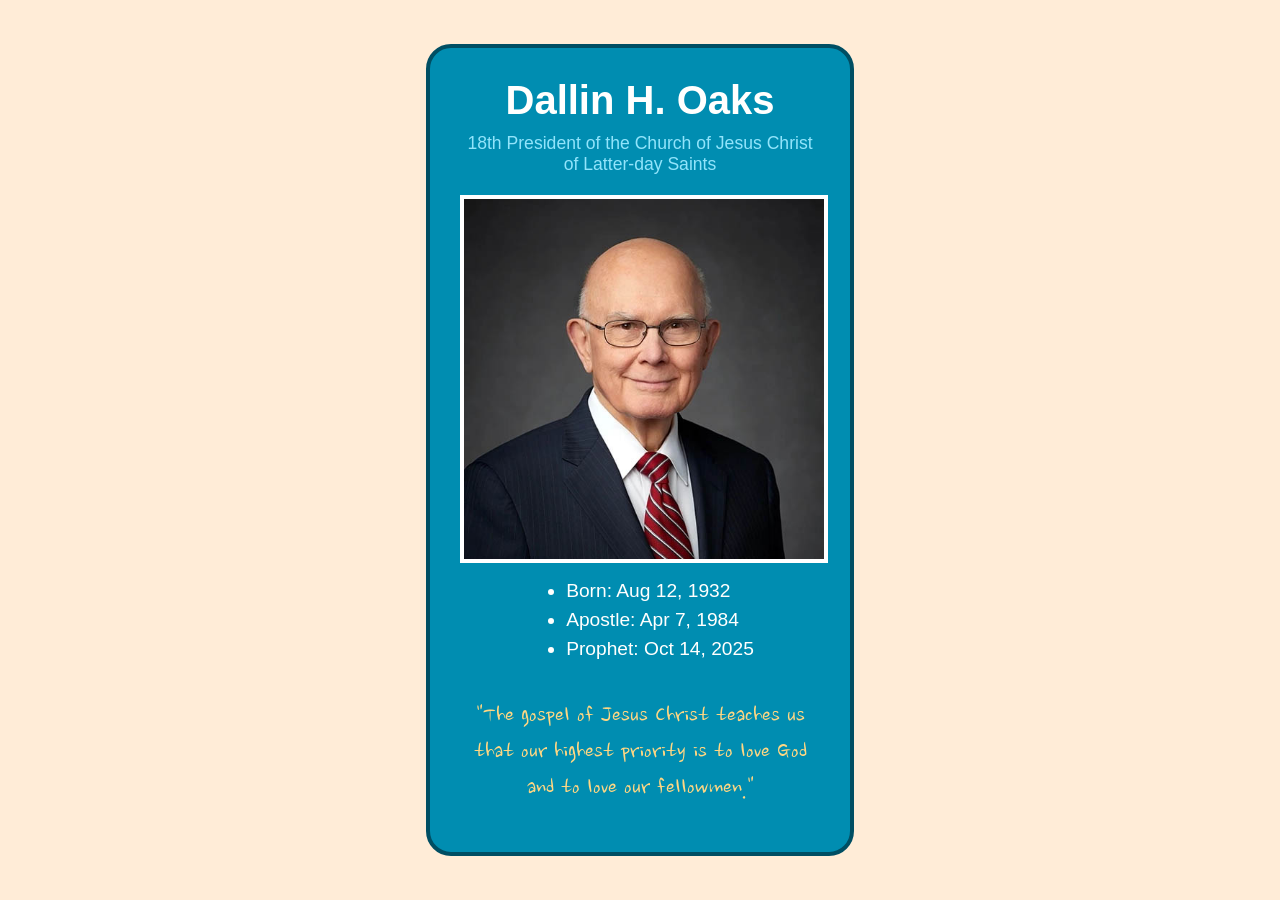
<file: ice/prophet_cards/prophet_card.html>
<!DOCTYPE html>
<html lang="en">
<head>
    <meta charset="UTF-8">
    <meta name="viewport" content="width=device-width, initial-scale=1.0">
    <title>Prophet Card| Dallin H. Oaks</title>
    <link href="https://fonts.googleapis.com/css2?family=Nanum+Brush+Script&display=swap" rel="stylesheet">
<style>
    body{
        background-color :#ffecd7;
        display: flex;
        justify-content: center;
        align-items: center;
        min-height: 100vh;
        margin: 0;
    }
    .card{
        background-color: #008DB1;
      border: 4px solid #004E63;
      border-radius: 25px;
      width: 360px;
      padding: 20px 30px;
      text-align: center;
      font-family: Helvetica, Arial, sans-serif; 
    }
    h1{
        color: #FFFFFE;
        font-size: 2.5rem;
        margin:10px 0;
    }
    .subtitle{
        color:#91E4FB;
        text-decoration: none;
        font-size: 1.1rem;
    }
    img{
        width:100%;
        border:4px solid white;
        margin-top:20px;
    }
    ul {
      color: #FFFFFE;
      font-size: 1.2rem;
      display: inline-block;
      text-align: left;
      margin: 10px 0;
      line-height: 1.5;
      white-space: nowrap;
    }
    .quote{
        color: #ffd783;
        font-family: "Nanum Brush Script", "Brush Script MT", cursive;        font-size: 1.6rem;
        line-height:1.4;
    }
</style>
</head>
<body>
    <div class="card">
    <h1>Dallin H. Oaks</h1>
    <a class="subtitle" href="https://www.churchofjesuschrist.org">
        18th President of the Church of Jesus Christ of Latter-day Saints
    </a>
    <img src="images/image.jpg" alt="Portrait of Dallin H. Oaks">
    <ul>
        <li>Born: Aug 12, 1932</li>
        <li>Apostle: Apr 7, 1984</li>
        <li>Prophet: Oct 14, 2025</li>
      </ul>
      <p class="quote">"The gospel of Jesus Christ teaches us that our highest priority is to love God and to love our fellowmen."</p>
    </div>
  </body>
  </html>
</file>
<file: styles/styles.css>
@import url('https://fonts.googleapis.com/css2?family=Fjalla+One&family=Funnel+Sans:wght@400;700&family=Kantumruy+Pro:wght@400;600&display=swap');
:root{
    --blue: #067BC2;    
    --dark:#1c0F13;
    --pale: #BFD1E5;
    --vanilla:#EDDEA4;
    --red:#A22C29;
}
body{
    margin: 0;
    background-color:#EDDEA4;
    color:#1c0F13;
    font-family: "Funnel Sans", sans-serif;     
}

h1,h2{
    font-family: "Fjalla One", sans-serif;     
    color: #067BC2;
}
header{
    display: grid;
    grid-template-columns: auto 1fr;
    align-items: center;
    padding: 10px 30px;
    background-image: linear-gradient(to right, #1C0F13, #067BC2);}

header img{
    width: 80px;
}

nav ul{
    display: grid;
    grid-template-columns: repeat(4,auto);
    justify-content: end;
    gap: 25px;
    list-style: none;
    margin: 0;
    padding:0;
}

nav a{
    color: white;
    text-decoration: none;
    font-family:"Kantumruy Pro", sans-serif;
    font-weight: 600;
}
nav a:hover{
    color: #EDDEA4;
}
main{
    display: grid;
    grid-template-columns: 1fr 1fr;
    gap: 25px;
    padding: 30px;
    max-width: 1000px;
    margin: 0 auto;
}

button{
    background-color: #A22C29;
    color: white;
    border:none;
    padding: 10px;
    border-radius: 6px;
    cursor: pointer;
    width: 120px;
}
section{
    background-color: #BFD1E5;
    border-radius: 12px;
    padding: 20px;
}
.intro{
    grid-column: 1/-1;
    display: grid;
    grid-template-columns: 2fr 1fr;
    column-gap: 30px;
    background-color: transparent;
}
.intro img{
    grid-column: 2;
    grid-row: 1/4;
    width: 100%;
    border-radius: 50%;
    align-self: center;
}
.contact{
    grid-column: 1/-1;
}

section a{
    color: #067BC2;

}

section a:hover{
    color: #A22C29;
}

table {
    width: 100%;
    border-collapse: collapse;
}
th{
    background-color: #067BC2;
    color: white;
}
th,td{
    padding: 8px;
    border: 1px solid #1C0F13;
    text-align: left;
}

form{
    display: grid;
    gap: 8px;
}

input,textarea{
    padding: 8px;
    border: 1px solid #1C0F13;
    border-radius: 6px;
    font-family: inherit;
}

footer{
    background-color: #1c0F13;
    color: white;
    text-align: center;
    padding:15px;
}

main>h1{
    grid-column: 1/-1;
}
</file>
<file: wwr/styles/style.css>
/* load Google Fonts - must be the very first line */
@import url('https://fonts.googleapis.com/css2?family=Oswald:wght@400;700&family=Titillium+Web:wght@400;600&display=swap');

/* targeting #content */

#content {
    max-width: 1600px;
    margin: 0 auto;
}

body {
    background-color: #ffffff;
    font-family: 'Titillium Web', Helvetica, Arial, sans-serif;
    font-size: 22px;
    margin: 0;
    padding: 0;
}

h2 {
    margin: 0;
}

/* ---------- Header grid ---------- */

header {
    background-color: rgba(31, 78, 61, .5);
    display: grid;
    grid-template-columns: 150px auto;
}

#logo_link {
    padding-top: 5px;
    justify-self: center;
    align-self: center;
}

.logo {
    width: 80px;
}

nav {
    display: flex;
    justify-content: space-around;
}

nav a {
    text-align: center;
    color: #ffffff;
    text-decoration: none;
    padding: 35px;
}

nav a:hover {
    background-color: #BCD8B7;
    color: #1F4E3D;
}

/* ---------- Hero grid ---------- */

#hero {
    display: grid;
    grid-template-columns: 1fr 3fr 1fr;
    margin-top: -100px;
}

#hero-box {
    grid-column: 1/4;
    grid-row: 1/3;
    z-index: -1;
}

#hero-img {
    width: 100%;
}

#hero-msg {
    grid-column: 2/3;
    grid-row: 1/2;
    margin-top: 100px;
}

#hero-msg h1, #hero-msg h4 {
    text-align: center;
}

.home-title {
    color: #ffffff;
    font-family: Oswald, 'Arial Narrow', sans-serif;
    font-size: 2em;
    margin-top: 10px;
}

h4 {
    color: #1F4E3D;
}

#hero-msg h4 {
    color: white;
}

.button-box {
    text-align: center;
}

.book, .join {
    background-color: #35CE8D;
    color: #1F4E3D;
    text-decoration: none;
    font-size: 18px;
    padding: 15px 30px;
    margin-top: 50px;
    border-radius: 5px;
}

.book:hover, .join:hover {
    background-color: #1F4E3D;
    color: #ffffff;
}

/* ---------- Main grid ---------- */

.home-grid {
    display: grid;
    grid-template-columns: repeat(10, 1fr);
}

main section {
    text-align: center;
}

main section img {
    box-sizing: border-box;
}

.rivers-card, .camping-card, .rapids-card {
    margin: 200px 0;
}

.rivers-card {
    grid-column: 2/4;
    grid-row: 2/3;
}

.camping-card {
    grid-column: 5/7;
    grid-row: 2/3;
}

.rapids-card {
    grid-column: 8/10;
    grid-row: 2/3;
}

.card-img {
    width: 100%;
    border: 10px solid #1F4E3D;
    transition: transform .5s;
    box-shadow: 5px 5px 10px #1F4E3D;
}

.card-img:hover {
    opacity: .6;
    transform: scale(1.1);
}

.icon {
    width: 80px;
    padding-top: 10px;
}

#background {
    height: 725px;
    background-color: #BCD8B7;
    grid-column: 1/11;
    grid-row: 4/9;
}

.mountains {
    width: 100%;
    grid-column: 2/7;
    grid-row: 5/8;
    box-shadow: 5px 5px 10px #1F4E3D;
}

.msg {
    background-color: #6BA292;
    line-height: 1.5em;
    padding: 35px;
    grid-column: 6/10;
    grid-row: 6/7;
    box-shadow: 5px 5px 10px #1F4E3D;
}

.msg h2 {
    color: #000000;
    font-family: Oswald, 'Arial Narrow', sans-serif;
}

.msg p {
    color: #000000;
    font-size: .8em;
    padding-bottom: 15px;
}

/* ---------- Footer ---------- */

footer {
    background-color: #6BA292;
    color: #000000;
    padding: 25px 50px;
    margin-top: 200px;
    display: flex;
    justify-content: space-around;
    align-items: center;
}

footer p {
    font-size: 1.2em;
}

footer a {
    color: #1F4E3D;
    text-decoration: none;
}

footer a:hover {
    color: #ffffff;
}

footer p a:hover {
    text-decoration: underline;
}

footer .social img {
    padding-top: 15px;
}

/* ---------- Responsive: must stay the LAST thing in this file ---------- */

@media screen and (max-width: 900px) {
</file>
<file: ice/halloween/styles/styles.css>
body {
  margin: 0;
  padding: 0;
  background-color:black;
  color:orange;
}

h2, p {
  margin: 10px;
}

ul {
  list-style-type: none;
  margin: 0;
  padding: 0;
  overflow: hidden;
  background-color: #fa0909;
  display:flex;
}

ul li {
  flex:1;
}

ul li  {
  display: block;
  color: rgb(244, 239, 239);
  text-align: center;
  padding: 14px 16px;
  text-decoration: none;
}

ul li:hover {
  background-color: #b80c0c;
}

h1{
  text-align: center;
  font-size: 4rem;
  color:orange;
}

section{
  background-color: #2a1440;
  border:2px solid orange;
  border-radius: 12px;
  margin:20px;
  padding:10px;
}

h2{
  color:yellow;
  text-align:center;
  font-size:2rem;
}

img{
  display:block;
  margin:0 auto;
  width:300px;

}
footer{
  background-color:orangered ;
  color:#0d0617;
  text-align: center;
  padding: 20px;
  font-weight: bold;
}
</file>
<file: ice/favorite_devo/styles/styles.css>
body {
  margin: 0;
  height: 100%;
  font-family: Arial, sans-serif;
  background: linear-gradient(to bottom, #d3d3d3, #001f3f);
  background-repeat: no-repeat; /* Just in case */
  background-attachment: fixed;
}

.container {
  text-align: center;
}

.header {
  padding: 20px 0;
}

.header-image {
  background-image: url('../images/icenter.png'); /* Replace with your image */
  background-repeat: no-repeat;
  background-position: center;
  height: 150px;
  display: flex;
  flex-direction: column;
  justify-content: center;
  color: white;

}

.header-image h1 {
  margin: 0;
  line-height: 0.9;
    font-size: 3.5em;
  font-weight: bold;
  text-shadow: 2px 2px 4px rgba(0, 0, 0, 0.7);
  background: #00000055;
}

.content-box {
  background-color: white;
  margin: 30px auto;
  width: 90%;
  max-width: 900px;
  padding: 40px;
  box-shadow: 5px 5px 0px black;
  min-height: 400px;
}
table{
  width:100%;
  border-collapse: collapse;
  margin-bottom:30px;

}

th, td {
  padding: 10px;
  border-bottom: 1px solid #d3d3d3;
  text-align: left;
}

th {
  background-color: #001f3f;
  color: white;
}

label {
  display: block;
  text-align: left;
  margin-top: 10px;
}

input {
  width: 100%;
  padding: 8px;
  box-sizing: border-box;
}

button {
  margin-top: 15px;
  padding: 10px 20px;
  background-color: #001f3f;
  color: white;
  border: none;
}

td a{
  color:#001f3f;
}
</file>
<file: ice/positioning/positionstyles.css>
/* CSS - Name: "positionstyles.css" */
/* Activity 1 styles */
.content1 {
  /* This is the parent of the activity 1 boxes. */
  display:grid;
  grid-template-columns: 1fr 1fr;
  justify-items: center;
  gap: 20px;

}
.red1 { 
  width: 100%; 
  height: 100px; 
  background-color: red; 
  grid-column: 1/3;

} 
.green1 {
  width: 200px; 
  height: 200px; 
  background-color: green; 


} 
.yellow1 {
  width: 200px; 
  height: 200px; 
  background-color: gold; 
} 
.blue1 {
  width: 100%; 
  height: 100px; 
  background-color: blue; 
  grid-column: 1/3;
} 
/* Activity 2 styles */ 
.content2 {
  /* This is the parent of the activity 2 boxes. */
  display:grid;
  grid-template-columns:50px 50px 50px 50px 50px;
  grid-template-rows:50px 50px 50px 50px 50px ;
}
.red2 {
  width: 100px; 
  height: 100px; 
  background-color: red; 
  grid-column: 1/3;
  grid-row: 1/3;
} 
.green2 { 
  width: 100px; 
  height: 100px; 
  background-color: green;
  grid-column: 2/4;
  grid-row: 2/4; 
} 
.yellow2 {
  width: 100px; 
  height: 100px; 
  background-color: gold;
  grid-column: 3/5;
  grid-row: 3/5; 
} 
.blue2 {
  width: 100px; 
  height: 100px; 
  background-color: blue; 
  grid-column: 4/6;
  grid-row: 4/6;
} 
/* Activity 3 styles */ 
.content3 {
  /* This is the parent of the activity 3 boxes. */
  display:grid;
  grid-template-columns:1fr 1fr;
  grid-column-gap:10%;
}
.red3 {
  width: 100%; 
  height: 100px; 
  background-color: red; 
  grid-column: 1/3;
} 
.green3 {
  width: 100%; 
  height: 200px; 
  background-color: green;
} 
.yellow3 {
  width: 100%; 
  height: 200px; 
  background-color: gold; 
} 
.blue3 {
  width: 100%;
  height: 100px; 
  background-color: blue; 
  grid-column: 1/3;
} 
/* Activity 4 styles */ 
.content4 {
  /* This is the parent of the activity 4 boxes. */
  height: 400px;
  display:grid;
  grid-template-columns: 1fr 1fr;
  grid-template-rows: 1fr 1fr 1fr;
}
.red4 {
  width: 100%; 
  height: 100%; 
  background-color: red; 
  grid-row: 1/4;
} 
.green4 {
  width: 100%; 
  height: 100%; 
  background-color: green; 
} 
.yellow4 {
  width: 100%; 
  height: 100%; 
  background-color: gold; 
} 
.blue4 {
  width: 100%; 
  height: 100%; 
  background-color: blue; 
} 
/* Activity 5 styles */ 
.content5 {
  /* This is the parent of the activity 5 boxes. */
  height: auto;
}
.red5 { 
  width: 100%; 
  height: 100px; 
  background-color: red; 
} 
.green5 { 
  width: 200px; 
  height: 200px; 
  background-color: green; 
  float:left;


} 
.yellow5 {
  width: 100%; 
  height: auto; 
  background-color: gold; 

} 
.blue5 {
  width: 100%; 
  height: 100px; 
  background-color: blue; 
  clear:both;
} 
/* Activity 6 styles */ 
.content6 {
  /* This is the parent of the activity 6 boxes. */
  display:grid;
  grid-template-columns: 100px 100px 100px 100px 100px 100px;
  grid-template-rows: 100px 100px 100px 100px 100px 100px;
}
.red6 {
  width: 100%; 
  height: 100%; 
  background-color: red; 
  grid-column: 1/5;
  grid-row: 1/3;
} 
.green6 {
  width: 100%; 
  height: 100%; 
  background-color: green; 
  grid-column: 1/3;
  grid-row: 5/7;
  z-index:1;
} 
.yellow6 {
  width: 100%; 
  height: 100%; 
  background-color: gold; 
  grid-column: 5/7;
  grid-row: 3/7;
  z-index:1;
} 
.blue6 {
  width: 100%; 
  height: 100%; 
  background-color: blue; 
  grid-column: 2/6;
  grid-row: 2/6;
} 


/* Do not make any changes below here */
.activity {
  width: 70%; 
  margin: 20px auto; 
  font-family: Arial, sans-serif; 
  border: 1px solid black; 
  padding: 10px; 
  clear:both; 
  overflow: auto;
} 

.hint {
  border: 1px solid grey;
  background: #e0e0e0;
  padding: .5em;
  position: relative;
  margin: 1em 0;
}
.hint h3 {
  margin: 0;
}
.hint:hover {
  background: #d0d0d0;
}
.hint > div {
  display: none;
}

.hint input[type=checkbox] {
  position: absolute;
  width: 100%;
  height: 100%;
  opacity: 0;
  z-index: 1;
  cursor: pointer;
}

.hint input[type=checkbox]:checked ~ div {
  display: block;
}

.hint i {
  position: absolute;
  transform: translate(-6px, 0);
  margin-top: 16px;
  right: 10px;
  top: -3px;
}
.hint i:before, .hint i:after {
  content: "";
  position: absolute;
  background-color: black;
  width: 3px;
  height: 9px;
}
.hint i:before {
  transform: translate(2px, 0) rotate(45deg);
}
.hint i:after {
  transform: translate(-2px, 0) rotate(-45deg);
}

.hint input[type=checkbox]:checked ~ i:before {
  transform: translate(-2px, 0) rotate(45deg);
}
.hint input[type=checkbox]:checked ~ i:after {
  transform: translate(2px, 0) rotate(-45deg);
}
.hint a {
  position: relative;
  z-index: 1;
}
</file>
